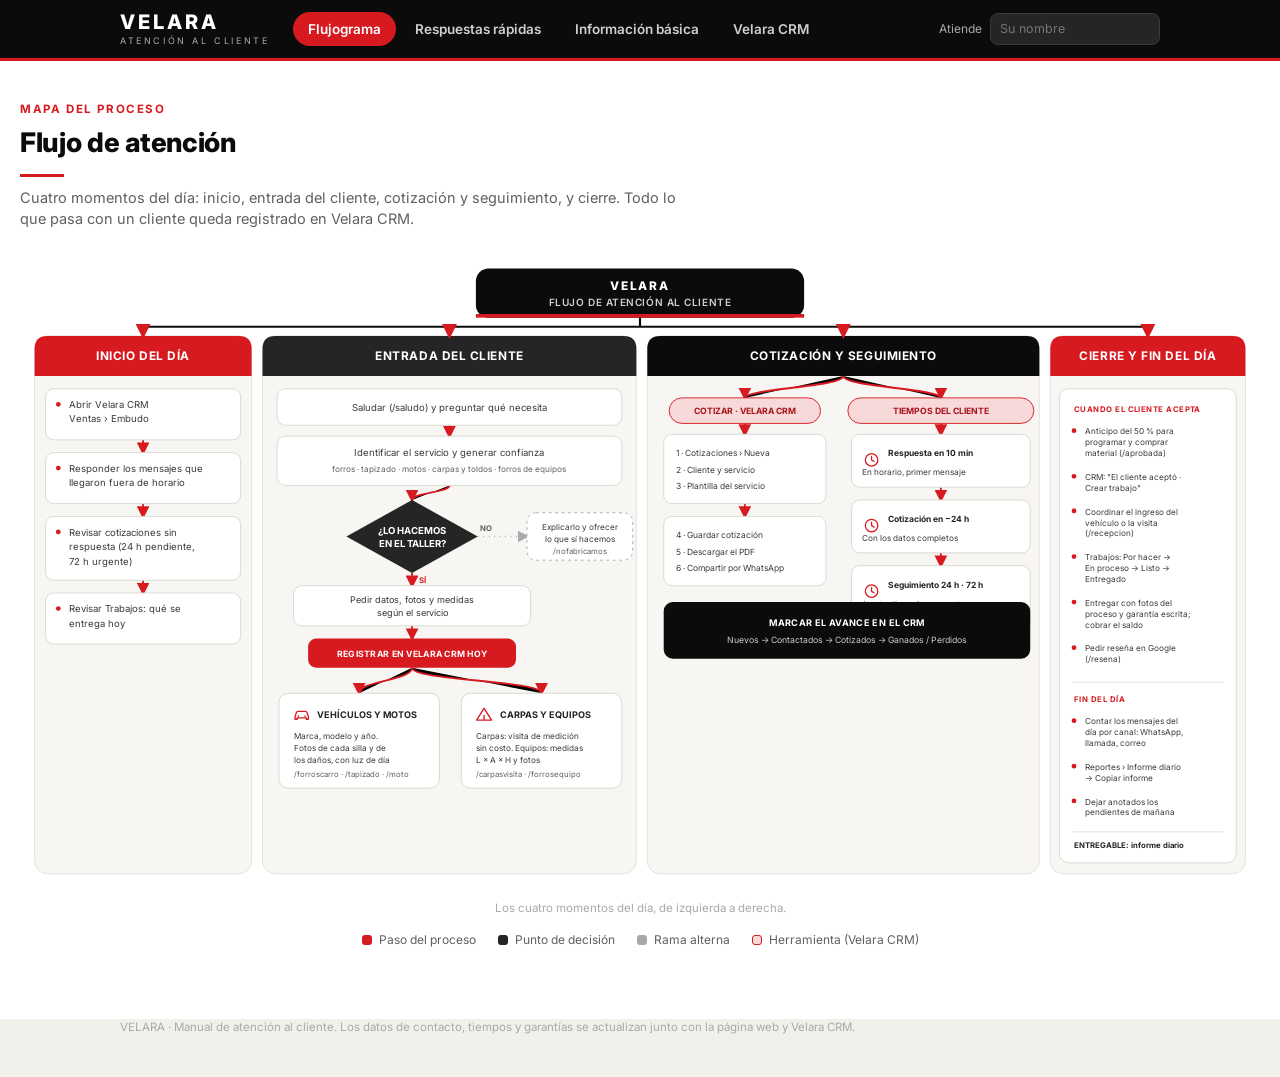
<file: public/manual-atencion.html>
<!DOCTYPE html>
<html lang="es">
<head>
<meta charset="UTF-8">
<meta name="viewport" content="width=device-width, initial-scale=1.0">
<title>VELARA · Manual de atención al cliente</title>
<link rel="preconnect" href="https://fonts.googleapis.com">
<link href="https://fonts.googleapis.com/css2?family=Inter:wght@400;500;600;700;800&display=swap" rel="stylesheet">
<!--
  Manual de atención al cliente de VELARA.
  Adaptado del manual de la empresa de referencia (MANUAL_ATENCION_CLIENTE_NOVA_1.html):
  misma estructura, contenido de VELARA. Los datos de la empresa, tiempos y
  garantías deben ser iguales a los del sitio (velara/sitio/src/data) y a los del
  CRM (Cotizaciones › Plantillas y tarifas). Ver la nota "Datos maestros de la
  empresa" en la bóveda de Obsidian antes de cambiar uno.
  Se sirve desde Velara CRM en /manual-atencion.html (Ventas › Manual de atención).
-->
<style>
:root{
  --ink:#0B0B0B;
  --graphite:#252525;
  --graphite-2:#3A3A3A;
  --red:#D71920;
  --red-deep:#A8141A;
  --red-soft:#F7D9DA;
  --paper:#F2F0EA;
  --card:#FFFFFF;
  --smoke:#5E6064;
  --silver:#A7A9AC;
  --line:#D9D7D0;
  --amber:#C98A1B;
  --wrap:1080px;
  font-family:"Inter",-apple-system,BlinkMacSystemFont,"Segoe UI",Roboto,Helvetica,Arial,sans-serif;
}
*{box-sizing:border-box;}
html,body{margin:0;padding:0;}
body{background:var(--paper);color:var(--ink);-webkit-font-smoothing:antialiased;line-height:1.5;}
h1,h2,h3,h4{margin:0;}
p{margin:0;}
button{font-family:inherit;cursor:pointer;}
::selection{background:var(--red);color:#fff;}
.mono{font-family:ui-monospace,"SF Mono","Cascadia Code",Consolas,monospace;}

/* ---------- barra superior ---------- */
.topbar{position:sticky;top:0;z-index:50;background:var(--ink);border-bottom:3px solid var(--red);}
.topbar-inner{max-width:var(--wrap);margin:0 auto;display:flex;align-items:center;gap:24px;padding:12px 20px;flex-wrap:wrap;}
.brand{display:flex;flex-direction:column;line-height:1.05;flex-shrink:0;}
.brand-name{font-weight:800;font-size:20px;color:#fff;letter-spacing:3px;}
.brand-sub{font-size:9px;letter-spacing:2.6px;color:var(--silver);text-transform:uppercase;margin-top:3px;}
.tabs{display:flex;gap:4px;overflow-x:auto;scrollbar-width:none;flex:1;}
.tabs::-webkit-scrollbar{display:none;}
.tab{background:none;border:none;color:#CFCFD1;font-size:13.5px;font-weight:600;padding:9px 15px;border-radius:20px;white-space:nowrap;transition:background .15s,color .15s;}
.tab:hover{color:#fff;}
.tab.active{background:var(--red);color:#fff;}
.who{display:flex;align-items:center;gap:8px;color:var(--silver);font-size:12px;}
.who input{background:var(--graphite);border:1px solid var(--graphite-2);color:#fff;border-radius:8px;padding:6px 9px;font:inherit;font-size:12.5px;width:170px;outline:none;}
.who input:focus{border-color:var(--red);}

/* ---------- secciones ---------- */
.view{display:none;}
.view.active{display:block;}
.section-wrap{max-width:var(--wrap);margin:0 auto;padding:34px 20px 70px;}
.section-head{margin-bottom:22px;}
.eyebrow{font-size:11.5px;letter-spacing:1.6px;text-transform:uppercase;color:var(--red);font-weight:700;}
.section-head h1{font-size:27px;font-weight:800;margin-top:4px;letter-spacing:-.3px;}
.section-head h1::after{content:"";display:block;width:44px;height:3px;background:var(--red);margin-top:10px;}
.section-head p{color:var(--smoke);font-size:14.5px;margin-top:10px;max-width:660px;}

/* ---------- flujograma ---------- */
#view-flujo{background:#fff;}
#view-flujo .section-wrap{max-width:1440px;}
.flow-canvas{margin:0 auto;overflow-x:auto;padding-bottom:6px;}
.flow-canvas svg{width:100%;min-width:1200px;height:auto;display:block;}
.flow-hint{text-align:center;font-size:11.5px;color:var(--silver);margin:4px 0 14px;}
.flow-hint span{display:none;}
@media (max-width:1180px){.flow-hint span{display:inline;}}
.flow-legend{display:flex;gap:22px;justify-content:center;flex-wrap:wrap;margin-top:6px;}
.flow-legend span{font-size:12px;color:var(--smoke);display:flex;align-items:center;gap:7px;}
.dot{width:10px;height:10px;border-radius:3px;display:inline-block;}

/* ---------- buscador ---------- */
.search-box{position:relative;margin-bottom:22px;}
.search-box input{width:100%;padding:13px 16px 13px 44px;border-radius:12px;border:1.5px solid var(--line);background:var(--card);font:inherit;font-size:14.5px;color:var(--ink);outline:none;transition:border-color .15s;}
.search-box input:focus{border-color:var(--red);}
.search-box svg{position:absolute;left:15px;top:50%;transform:translateY(-50%);color:var(--silver);}
.rr-empty{display:none;text-align:center;color:var(--silver);font-size:14px;padding:30px 0;}

/* ---------- respuestas rápidas ---------- */
.section-head-row{display:flex;align-items:flex-start;justify-content:space-between;gap:16px;}
.rr-add-fab{flex-shrink:0;width:40px;height:40px;border-radius:50%;margin-top:2px;display:flex;align-items:center;justify-content:center;background:var(--red);color:#fff;border:none;box-shadow:0 4px 12px rgba(215,25,32,.25);transition:background .15s,transform .15s;}
.rr-add-fab:hover{background:var(--red-deep);transform:scale(1.05);}
.rr-add-fab svg{transition:transform .15s;}
.rr-add-fab.open svg{transform:rotate(45deg);}
.rr-add-form{margin-bottom:18px;border:1px solid var(--line);border-radius:14px;padding:18px;background:var(--card);display:flex;flex-direction:column;gap:14px;}
.rr-add-form[hidden]{display:none;}
.rr-add-grid{display:grid;grid-template-columns:repeat(auto-fit,minmax(200px,1fr));gap:12px;}
.rr-add-form label,.rr-edit-form label{display:flex;flex-direction:column;gap:6px;font-size:12px;font-weight:600;color:var(--smoke);}
.rr-add-form select,.rr-add-form input[type=text],.rr-add-form textarea,
.rr-edit-form input[type=text],.rr-edit-form select,.rr-edit-form textarea{font:inherit;font-size:13.5px;font-weight:400;color:var(--ink);padding:10px 12px;border-radius:10px;border:1.5px solid var(--line);background:var(--paper);outline:none;resize:vertical;}
.rr-add-form select:focus,.rr-add-form input:focus,.rr-add-form textarea:focus,
.rr-edit-form input:focus,.rr-edit-form select:focus,.rr-edit-form textarea:focus{border-color:var(--red);}
.rr-add-form input[hidden]{display:none;}
.rr-add-actions{display:flex;align-items:center;justify-content:flex-end;gap:10px;}
.btn{padding:10px 18px;border-radius:999px;font-size:13px;font-weight:700;border:1.5px solid transparent;transition:background .15s,border-color .15s,color .15s;}
.btn.ghost{background:none;border-color:var(--line);color:var(--smoke);}
.btn.ghost:hover{border-color:var(--silver);color:var(--ink);}
.btn.primary{background:var(--red);color:#fff;}
.btn.primary:hover{background:var(--red-deep);}
.btn.small{padding:7px 13px;font-size:12.5px;}
.btn.danger{border-color:rgba(215,25,32,.35);color:var(--red);background:none;}
.btn.danger:hover,.btn.danger.armed{background:var(--red);color:#fff;border-color:var(--red);}
.rr-add-error{font-size:12px;color:var(--red);font-weight:600;display:none;margin-right:auto;}

.cat{border:1px solid var(--line);border-radius:14px;margin-bottom:10px;background:var(--card);overflow:hidden;}
.cat-head{width:100%;display:flex;align-items:center;justify-content:space-between;padding:15px 18px;border:none;background:none;text-align:left;}
.cat-head:hover{background:#FAF9F6;}
.cat-title{display:flex;align-items:center;gap:11px;}
.cat-title .n{font-weight:700;font-size:15px;color:var(--ink);}
.cat-count{font-size:12px;color:var(--smoke);background:var(--paper);padding:2px 9px;border-radius:10px;}
.chevron{transition:transform .18s;color:var(--silver);flex-shrink:0;}
.cat.open .chevron{transform:rotate(180deg);}
.cat-body{display:none;padding:4px 16px 16px;}
.cat.open .rr-body{display:grid;grid-template-columns:repeat(auto-fill,minmax(300px,1fr));gap:11px;}
.cat.open .ib-body{display:flex;flex-direction:column;gap:14px;padding:4px 18px 18px;}

.rr-card{border:1px solid var(--line);border-radius:12px;padding:14px 15px;background:var(--paper);display:flex;flex-direction:column;gap:9px;}
.rr-card-top{display:flex;align-items:center;justify-content:space-between;gap:8px;}
.rr-cmd{font-size:12.5px;font-weight:700;color:var(--red-deep);background:rgba(215,25,32,.09);padding:3px 9px;border-radius:7px;}
.rr-tone{font-size:10.5px;color:var(--smoke);text-transform:uppercase;letter-spacing:.5px;}
.rr-label{font-size:12.5px;color:var(--graphite);font-weight:700;}
.rr-text{font-size:13px;color:var(--ink);white-space:pre-line;flex:1;}
.rr-actions{display:flex;align-items:center;gap:8px;flex-wrap:wrap;}
.rr-copy,.rr-edit{display:flex;align-items:center;gap:6px;font-size:12px;font-weight:600;background:none;padding:6px 11px;border-radius:8px;transition:background .15s,color .15s,border-color .15s;}
.rr-copy{color:var(--red-deep);border:1px solid rgba(215,25,32,.3);}
.rr-copy:hover,.rr-copy.copied{background:var(--red);color:#fff;border-color:var(--red);}
.rr-edit{color:var(--smoke);border:1px solid var(--line);}
.rr-edit:hover{border-color:var(--silver);color:var(--ink);}
.badge{font-size:9.5px;font-weight:700;text-transform:uppercase;letter-spacing:.3px;padding:2px 6px;border-radius:6px;margin-left:7px;vertical-align:middle;}
.badge.edited{color:var(--red-deep);background:rgba(215,25,32,.09);}
.badge.own{color:#1F6B45;background:rgba(31,107,69,.12);}
.rr-card.editing{grid-column:1/-1;background:var(--card);border-color:var(--red);}
.rr-card.editing .rr-text,.rr-card.editing .rr-actions{display:none;}
.rr-edit-form{display:none;flex-direction:column;gap:10px;}
.rr-card.editing .rr-edit-form{display:flex;}
.rr-edit-actions{display:flex;align-items:center;gap:8px;flex-wrap:wrap;}
.rr-edit-actions .spacer{flex:1;}
.re-err{font-size:11.5px;color:var(--red);font-weight:600;}
.rr-hidden-note{margin-top:14px;font-size:12.5px;color:var(--smoke);display:flex;align-items:center;gap:10px;flex-wrap:wrap;}
.ph{background:#FFF3C4;border-radius:4px;padding:0 3px;}

/* ---------- información básica ---------- */
.ib-card{border:1px solid var(--line);border-radius:12px;padding:16px 17px;background:var(--paper);}
.ib-card h4{font-size:13.5px;margin-bottom:10px;color:var(--ink);}
.ib-card p{font-size:13px;color:var(--smoke);margin-bottom:8px;}
.ib-card p:last-child{margin-bottom:0;}
.kv{width:100%;border-collapse:collapse;font-size:12.5px;}
.kv td{padding:8px 10px;border-bottom:1px solid var(--line);vertical-align:top;}
.kv tr:last-child td{border-bottom:none;}
.kv td:first-child{font-weight:700;color:var(--ink);white-space:nowrap;width:34%;padding-left:0;}
.kv td:last-child{color:var(--smoke);padding-right:0;}
.tbl{width:100%;border-collapse:collapse;font-size:13px;}
.tbl th{text-align:left;font-size:11px;text-transform:uppercase;letter-spacing:.5px;color:var(--smoke);padding:0 8px 8px 0;border-bottom:1.5px solid var(--line);}
.tbl td{padding:10px 8px 10px 0;border-bottom:1px solid var(--line);vertical-align:top;color:var(--smoke);}
.tbl td:first-child{font-weight:700;color:var(--ink);}
.note{border-left:3px solid var(--amber);background:rgba(201,138,27,.09);border-radius:0 10px 10px 0;padding:11px 14px;font-size:12.5px;color:#6E4C0C;margin-top:4px;}
.note.danger{border-left-color:var(--red);background:rgba(215,25,32,.06);color:var(--red-deep);}
.note.tip{border-left-color:var(--graphite);background:rgba(37,37,37,.05);color:var(--graphite);}
.list{margin:0;padding-left:18px;font-size:13px;color:var(--smoke);display:flex;flex-direction:column;gap:5px;}

/* ---------- Velara CRM ---------- */
.steps{display:flex;flex-direction:column;}
.step-row{display:grid;grid-template-columns:44px 1fr;gap:16px;padding:20px 0;border-top:1px solid var(--line);}
.step-row:first-child{border-top:none;padding-top:4px;}
.step-num{width:34px;height:34px;border-radius:50%;background:var(--red);color:#fff;font-weight:800;display:flex;align-items:center;justify-content:center;font-size:14.5px;}
.step-row h3{font-size:15px;margin-bottom:4px;}
.step-row p{font-size:13.5px;color:var(--smoke);}
.path{display:inline-block;font-size:12px;font-weight:700;color:var(--graphite);background:#fff;border:1px solid var(--line);border-radius:6px;padding:2px 8px;margin:6px 0 2px;}
.block{margin-bottom:34px;}
.block h2{font-size:16px;margin-bottom:14px;}
.pipeline{display:flex;flex-wrap:wrap;gap:8px;align-items:center;}
.chip{padding:9px 15px;border-radius:20px;font-size:13px;font-weight:600;background:var(--card);border:1.5px solid var(--line);white-space:nowrap;}
.chip.pos{border-color:var(--red);color:var(--red-deep);background:rgba(215,25,32,.06);}
.chip.dark{border-color:var(--graphite);color:var(--graphite);background:rgba(37,37,37,.05);}
.chip.neutral{color:var(--smoke);}
.chip-arrow{color:var(--silver);font-size:15px;}
.rule-box{border-left:3px solid var(--red);background:rgba(215,25,32,.05);border-radius:0 12px 12px 0;padding:16px 18px;}
.rule-box p{font-size:13.5px;color:var(--ink);margin-bottom:6px;}
.rule-box p:last-child{margin-bottom:0;}
.rule-box b{color:var(--red-deep);}
.foot{max-width:var(--wrap);margin:0 auto;padding:0 20px 40px;font-size:11.5px;color:var(--silver);}

@media(max-width:760px){
  .brand-name{font-size:17px;}
  .tab{padding:8px 11px;font-size:12.5px;}
  .who input{width:130px;}
  .section-head h1{font-size:22px;}
  .cat.open .rr-body{grid-template-columns:1fr;}
}
</style>
</head>
<body>

<div class="topbar">
  <div class="topbar-inner">
    <div class="brand">
      <span class="brand-name">VELARA</span>
      <span class="brand-sub">Atención al cliente</span>
    </div>
    <nav class="tabs" id="tabs">
      <button class="tab active" data-view="flujo">Flujograma</button>
      <button class="tab" data-view="respuestas">Respuestas rápidas</button>
      <button class="tab" data-view="info">Información básica</button>
      <button class="tab" data-view="crm">Velara CRM</button>
    </nav>
    <label class="who" title="Se usa en los mensajes donde aparece {NOMBRE}. Se guarda en este navegador.">Atiende
      <input type="text" id="who" placeholder="Su nombre">
    </label>
  </div>
</div>

<!-- ============ FLUJOGRAMA ============ -->
<section id="view-flujo" class="view active">
  <div class="section-wrap">
    <div class="section-head">
      <span class="eyebrow">Mapa del proceso</span>
      <h1>Flujo de atención</h1>
      <p>Cuatro momentos del día: inicio, entrada del cliente, cotización y seguimiento, y cierre. Todo lo que pasa con un cliente queda registrado en Velara CRM.</p>
    </div>
    <div class="flow-canvas"><svg viewBox="0 0 1360 700" xmlns="http://www.w3.org/2000/svg" font-family="Inter,'Segoe UI',sans-serif">
<defs>
  <marker id="arrow" viewBox="0 0 10 10" refX="8" refY="5" markerWidth="7" markerHeight="7" orient="auto-start-reverse"><path d="M0,0 L10,5 L0,10 z" fill="#D71920"/></marker>
  <marker id="arrowG" viewBox="0 0 10 10" refX="8" refY="5" markerWidth="7" markerHeight="7" orient="auto-start-reverse"><path d="M0,0 L10,5 L0,10 z" fill="#A7A9AC"/></marker>
  <symbol id="ic-clock" viewBox="0 0 24 24"><circle cx="12" cy="12" r="8.2" fill="none" stroke="currentColor" stroke-width="1.7"/><path d="M12 7.5v4.7l3.3 1.9" fill="none" stroke="currentColor" stroke-width="1.7" stroke-linecap="round" stroke-linejoin="round"/></symbol>
  <symbol id="ic-car" viewBox="0 0 24 24"><path d="M4 15l1.6-5a2 2 0 0 1 1.9-1.4h9a2 2 0 0 1 1.9 1.4L20 15v3h-2.5v-1.6h-11V18H4z" fill="none" stroke="currentColor" stroke-width="1.6" stroke-linejoin="round"/><circle cx="8" cy="14.2" r="1" fill="currentColor"/><circle cx="16" cy="14.2" r="1" fill="currentColor"/></symbol>
  <symbol id="ic-tent" viewBox="0 0 24 24"><path d="M3 19L12 5l9 14z" fill="none" stroke="currentColor" stroke-width="1.6" stroke-linejoin="round"/><path d="M12 19v-6" stroke="currentColor" stroke-width="1.6"/></symbol>
</defs>
<rect width="1360" height="700" fill="#FFFFFF"/>

<!-- paneles -->
<g><rect x="16" y="92" width="238" height="590" rx="14" fill="#F7F6F2" stroke="#E4E1D9"/><path d="M16,106 Q16,92 30,92 L240,92 Q254,92 254,106 L254,136 L16,136 Z" fill="#D71920"/><text x="135" y="119" text-anchor="middle" font-size="13" font-weight="700" letter-spacing="0.6" fill="#fff">INICIO DEL DÍA</text></g>
<g><rect x="266" y="92" width="410" height="590" rx="14" fill="#F7F6F2" stroke="#E4E1D9"/><path d="M266,106 Q266,92 280,92 L662,92 Q676,92 676,106 L676,136 L266,136 Z" fill="#252525"/><text x="471" y="119" text-anchor="middle" font-size="13" font-weight="700" letter-spacing="0.6" fill="#fff">ENTRADA DEL CLIENTE</text></g>
<g><rect x="688" y="92" width="430" height="590" rx="14" fill="#F7F6F2" stroke="#E4E1D9"/><path d="M688,106 Q688,92 702,92 L1104,92 Q1118,92 1118,106 L1118,136 L688,136 Z" fill="#0B0B0B"/><text x="903" y="119" text-anchor="middle" font-size="13" font-weight="700" letter-spacing="0.6" fill="#fff">COTIZACIÓN Y SEGUIMIENTO</text></g>
<g><rect x="1130" y="92" width="214" height="590" rx="14" fill="#F7F6F2" stroke="#E4E1D9"/><path d="M1130,106 Q1130,92 1144,92 L1330,92 Q1344,92 1344,106 L1344,136 L1130,136 Z" fill="#D71920"/><text x="1237" y="119" text-anchor="middle" font-size="13" font-weight="700" letter-spacing="0.6" fill="#fff">CIERRE Y FIN DEL DÍA</text></g>

<!-- raíz -->
<g transform="translate(500,18)"><rect width="360" height="54" rx="14" fill="#0B0B0B"/><rect x="0" y="50" width="360" height="4" fill="#D71920"/><text x="180" y="24" text-anchor="middle" font-size="13" font-weight="800" letter-spacing="2" fill="#fff">VELARA</text><text x="180" y="41" text-anchor="middle" font-size="11" font-weight="600" letter-spacing="0.6" fill="#CFCFD1">FLUJO DE ATENCIÓN AL CLIENTE</text></g>
<path d="M680,72 L680,82" stroke="#0B0B0B" stroke-width="2.4"/>
<path d="M135,82 L1237,82" stroke="#0B0B0B" stroke-width="2.4"/>
<path d="M135,82 L135,92" stroke="#0B0B0B" stroke-width="2.4" marker-end="url(#arrow)"/>
<path d="M471,82 L471,92" stroke="#0B0B0B" stroke-width="2.4" marker-end="url(#arrow)"/>
<path d="M903,82 L903,92" stroke="#0B0B0B" stroke-width="2.4" marker-end="url(#arrow)"/>
<path d="M1237,82 L1237,92" stroke="#0B0B0B" stroke-width="2.4" marker-end="url(#arrow)"/>

<!-- 1 · inicio del día -->
<path d="M135,206 L135,220" stroke="#D71920" stroke-width="2" marker-end="url(#arrow)"/>
<path d="M135,276 L135,290" stroke="#D71920" stroke-width="2" marker-end="url(#arrow)"/>
<path d="M135,360 L135,374" stroke="#D71920" stroke-width="2" marker-end="url(#arrow)"/>
<g transform="translate(28,150)"><rect width="214" height="56" rx="9" fill="#fff" stroke="#D9D7D0"/><circle cx="14" cy="17" r="2.6" fill="#D71920"/><text x="26" y="21" font-size="10.5" fill="#3A3A3A">Abrir Velara CRM</text><text x="26" y="37" font-size="10.5" fill="#3A3A3A">Ventas › Embudo</text></g>
<g transform="translate(28,220)"><rect width="214" height="56" rx="9" fill="#fff" stroke="#D9D7D0"/><circle cx="14" cy="17" r="2.6" fill="#D71920"/><text x="26" y="21" font-size="10.5" fill="#3A3A3A">Responder los mensajes que</text><text x="26" y="37" font-size="10.5" fill="#3A3A3A">llegaron fuera de horario</text></g>
<g transform="translate(28,290)"><rect width="214" height="70" rx="9" fill="#fff" stroke="#D9D7D0"/><circle cx="14" cy="17" r="2.6" fill="#D71920"/><text x="26" y="21" font-size="10.5" fill="#3A3A3A">Revisar cotizaciones sin</text><text x="26" y="37" font-size="10.5" fill="#3A3A3A">respuesta (24 h pendiente,</text><text x="26" y="53" font-size="10.5" fill="#3A3A3A">72 h urgente)</text></g>
<g transform="translate(28,374)"><rect width="214" height="56" rx="9" fill="#fff" stroke="#D9D7D0"/><circle cx="14" cy="17" r="2.6" fill="#D71920"/><text x="26" y="21" font-size="10.5" fill="#3A3A3A">Revisar Trabajos: qué se</text><text x="26" y="37" font-size="10.5" fill="#3A3A3A">entrega hoy</text></g>

<!-- 2 · entrada del cliente -->
<path d="M471,190 L471,202" stroke="#D71920" stroke-width="2" marker-end="url(#arrow)"/>
<path d="M471,256 C471,264 430,264 430,272" stroke="#D71920" stroke-width="2" marker-end="url(#arrow)"/>
<path d="M502,312 L556,312" stroke="#A7A9AC" stroke-width="1.8" stroke-dasharray="1 5" marker-end="url(#arrowG)"/>
<path d="M430,352 L430,366" stroke="#D71920" stroke-width="2" marker-end="url(#arrow)"/>
<path d="M430,410 L430,424" stroke="#D71920" stroke-width="2" marker-end="url(#arrow)"/>
<path d="M430,456 C430,470 372,470 372,484" stroke="#D71920" stroke-width="2" marker-end="url(#arrow)"/>
<path d="M430,456 C430,470 572,470 572,484" stroke="#D71920" stroke-width="2" marker-end="url(#arrow)"/>
<text x="504" y="306" font-size="8.5" font-weight="700" fill="#5E6064">NO</text>
<text x="438" y="363" font-size="8.5" font-weight="700" fill="#D71920">SÍ</text>
<g transform="translate(282,150)"><rect width="378" height="40" rx="9" fill="#fff" stroke="#D9D7D0"/><text x="189" y="24" text-anchor="middle" font-size="10.5" fill="#3A3A3A">Saludar (/saludo) y preguntar qué necesita</text></g>
<g transform="translate(282,202)"><rect width="378" height="54" rx="9" fill="#fff" stroke="#D9D7D0"/><text x="189" y="22" text-anchor="middle" font-size="10.5" fill="#3A3A3A">Identificar el servicio y generar confianza</text><text x="189" y="39" text-anchor="middle" font-size="9" fill="#5E6064">forros · tapizado · motos · carpas y toldos · forros de equipos</text></g>
<g transform="translate(430,312)"><path d="M0,-40 L72,0 L0,40 L-72,0 Z" fill="#252525"/><text x="0" y="-3" text-anchor="middle" font-size="10.5" font-weight="700" fill="#fff">¿LO HACEMOS</text><text x="0" y="12" text-anchor="middle" font-size="10.5" font-weight="700" fill="#fff">EN EL TALLER?</text></g>
<g transform="translate(556,286)"><rect width="116" height="52" rx="10" fill="#fff" stroke="#A7A9AC" stroke-dasharray="3 4"/><text x="58" y="19" text-anchor="middle" font-size="9" fill="#3A3A3A">Explicarlo y ofrecer</text><text x="58" y="32" text-anchor="middle" font-size="9" fill="#3A3A3A">lo que sí hacemos</text><text x="58" y="45" text-anchor="middle" font-size="8.5" fill="#5E6064">/nofabricamos</text></g>
<g transform="translate(300,366)"><rect width="260" height="44" rx="9" fill="#fff" stroke="#D9D7D0"/><text x="130" y="19" text-anchor="middle" font-size="10" fill="#3A3A3A">Pedir datos, fotos y medidas</text><text x="130" y="33" text-anchor="middle" font-size="10" fill="#3A3A3A">según el servicio</text></g>
<g transform="translate(316,424)"><rect width="228" height="32" rx="9" fill="#D71920"/><text x="114" y="20" text-anchor="middle" font-size="9.5" font-weight="700" letter-spacing="0.3" fill="#fff">REGISTRAR EN VELARA CRM HOY</text></g>
<g transform="translate(284,484)"><rect width="176" height="104" rx="10" fill="#fff" stroke="#D9D7D0"/><use href="#ic-car" x="14" y="12" width="22" height="22" color="#D71920"/><text x="42" y="27" font-size="10" font-weight="700" fill="#252525">VEHÍCULOS Y MOTOS</text><text x="16" y="50" font-size="9" fill="#3A3A3A">Marca, modelo y año.</text><text x="16" y="63" font-size="9" fill="#3A3A3A">Fotos de cada silla y de</text><text x="16" y="76" font-size="9" fill="#3A3A3A">los daños, con luz de día</text><text x="16" y="92" font-size="8.5" fill="#5E6064">/forroscarro · /tapizado · /moto</text></g>
<g transform="translate(484,484)"><rect width="176" height="104" rx="10" fill="#fff" stroke="#D9D7D0"/><use href="#ic-tent" x="14" y="12" width="22" height="22" color="#D71920"/><text x="42" y="27" font-size="10" font-weight="700" fill="#252525">CARPAS Y EQUIPOS</text><text x="16" y="50" font-size="9" fill="#3A3A3A">Carpas: visita de medición</text><text x="16" y="63" font-size="9" fill="#3A3A3A">sin costo. Equipos: medidas</text><text x="16" y="76" font-size="9" fill="#3A3A3A">L × A × H y fotos</text><text x="16" y="92" font-size="8.5" fill="#5E6064">/carpasvisita · /forrosequipo</text></g>

<!-- 3 · cotización y seguimiento -->
<path d="M903,136 C903,148 795,150 795,160" stroke="#D71920" stroke-width="2" marker-end="url(#arrow)"/>
<path d="M903,136 C903,148 1010,150 1010,160" stroke="#D71920" stroke-width="2" marker-end="url(#arrow)"/>
<path d="M795,188 L795,200" stroke="#D71920" stroke-width="2" marker-end="url(#arrow)"/>
<path d="M795,276 L795,290" stroke="#D71920" stroke-width="2" marker-end="url(#arrow)"/>
<path d="M1010,188 L1010,200" stroke="#D71920" stroke-width="2" marker-end="url(#arrow)"/>
<path d="M1010,258 L1010,272" stroke="#D71920" stroke-width="2" marker-end="url(#arrow)"/>
<path d="M1010,330 L1010,344" stroke="#D71920" stroke-width="2" marker-end="url(#arrow)"/>
<g transform="translate(712,160)"><rect width="166" height="28" rx="14" fill="#F7D9DA" stroke="#D71920"/><text x="83" y="18" text-anchor="middle" font-size="9.5" font-weight="700" fill="#A8141A">COTIZAR · VELARA CRM</text></g>
<g transform="translate(706,200)"><rect width="178" height="76" rx="9" fill="#fff" stroke="#D9D7D0"/><text x="14" y="24" font-size="9.3" fill="#3A3A3A">1 · Cotizaciones › Nueva</text><text x="14" y="42" font-size="9.3" fill="#3A3A3A">2 · Cliente y servicio</text><text x="14" y="60" font-size="9.3" fill="#3A3A3A">3 · Plantilla del servicio</text></g>
<g transform="translate(706,290)"><rect width="178" height="76" rx="9" fill="#fff" stroke="#D9D7D0"/><text x="14" y="24" font-size="9.3" fill="#3A3A3A">4 · Guardar cotización</text><text x="14" y="42" font-size="9.3" fill="#3A3A3A">5 · Descargar el PDF</text><text x="14" y="60" font-size="9.3" fill="#3A3A3A">6 · Compartir por WhatsApp</text></g>
<g transform="translate(908,160)"><rect width="204" height="28" rx="14" fill="#F7D9DA" stroke="#D71920"/><text x="102" y="18" text-anchor="middle" font-size="9.5" font-weight="700" fill="#A8141A">TIEMPOS DEL CLIENTE</text></g>
<g transform="translate(912,200)"><rect width="196" height="58" rx="9" fill="#fff" stroke="#D9D7D0"/><use href="#ic-clock" x="12" y="18" width="20" height="20" color="#D71920"/><text x="40" y="24" font-size="9.3" font-weight="700" fill="#252525">Respuesta en 10 min</text><text x="12" y="45" font-size="9" fill="#3A3A3A">En horario, primer mensaje</text></g>
<g transform="translate(912,272)"><rect width="196" height="58" rx="9" fill="#fff" stroke="#D9D7D0"/><use href="#ic-clock" x="12" y="18" width="20" height="20" color="#D71920"/><text x="40" y="24" font-size="9.3" font-weight="700" fill="#252525">Cotización en −24 h</text><text x="12" y="45" font-size="9" fill="#3A3A3A">Con los datos completos</text></g>
<g transform="translate(912,344)"><rect width="196" height="72" rx="9" fill="#fff" stroke="#D9D7D0"/><use href="#ic-clock" x="12" y="18" width="20" height="20" color="#D71920"/><text x="40" y="24" font-size="9.3" font-weight="700" fill="#252525">Seguimiento 24 h · 72 h</text><text x="12" y="45" font-size="9" fill="#3A3A3A">/postcotiza · sin respuesta:</text><text x="12" y="59" font-size="9" fill="#3A3A3A">3 intentos en 7 días</text></g>
<g transform="translate(706,384)"><rect width="402" height="62" rx="10" fill="#0B0B0B"/><text x="201" y="26" text-anchor="middle" font-size="10" font-weight="700" letter-spacing="0.4" fill="#fff">MARCAR EL AVANCE EN EL CRM</text><text x="201" y="45" text-anchor="middle" font-size="9.5" fill="#CFCFD1">Nuevos → Contactados → Cotizados → Ganados / Perdidos</text></g>

<!-- 4 · cierre y fin del día -->
<g transform="translate(1140,150)"><rect width="194" height="520" rx="10" fill="#fff" stroke="#D9D7D0"/>
  <text x="16" y="26" font-size="8.5" font-weight="700" letter-spacing="0.5" fill="#D71920">CUANDO EL CLIENTE ACEPTA</text>
  <circle cx="16" cy="46" r="2.6" fill="#D71920"/><text x="28" y="50" font-size="9" fill="#3A3A3A">Anticipo del 50 % para</text><text x="28" y="62" font-size="9" fill="#3A3A3A">programar y comprar</text><text x="28" y="74" font-size="9" fill="#3A3A3A">material (/aprobada)</text>
  <circle cx="16" cy="96" r="2.6" fill="#D71920"/><text x="28" y="100" font-size="9" fill="#3A3A3A">CRM: "El cliente aceptó ·</text><text x="28" y="112" font-size="9" fill="#3A3A3A">Crear trabajo"</text>
  <circle cx="16" cy="134" r="2.6" fill="#D71920"/><text x="28" y="138" font-size="9" fill="#3A3A3A">Coordinar el ingreso del</text><text x="28" y="150" font-size="9" fill="#3A3A3A">vehículo o la visita</text><text x="28" y="162" font-size="9" fill="#3A3A3A">(/recepcion)</text>
  <circle cx="16" cy="184" r="2.6" fill="#D71920"/><text x="28" y="188" font-size="9" fill="#3A3A3A">Trabajos: Por hacer →</text><text x="28" y="200" font-size="9" fill="#3A3A3A">En proceso → Listo →</text><text x="28" y="212" font-size="9" fill="#3A3A3A">Entregado</text>
  <circle cx="16" cy="234" r="2.6" fill="#D71920"/><text x="28" y="238" font-size="9" fill="#3A3A3A">Entregar con fotos del</text><text x="28" y="250" font-size="9" fill="#3A3A3A">proceso y garantía escrita;</text><text x="28" y="262" font-size="9" fill="#3A3A3A">cobrar el saldo</text>
  <circle cx="16" cy="284" r="2.6" fill="#D71920"/><text x="28" y="288" font-size="9" fill="#3A3A3A">Pedir reseña en Google</text><text x="28" y="300" font-size="9" fill="#3A3A3A">(/resena)</text>
  <line x1="14" y1="322" x2="180" y2="322" stroke="#E4E1D9"/>
  <text x="16" y="344" font-size="8.5" font-weight="700" letter-spacing="0.5" fill="#D71920">FIN DEL DÍA</text>
  <circle cx="16" cy="364" r="2.6" fill="#D71920"/><text x="28" y="368" font-size="9" fill="#3A3A3A">Contar los mensajes del</text><text x="28" y="380" font-size="9" fill="#3A3A3A">día por canal: WhatsApp,</text><text x="28" y="392" font-size="9" fill="#3A3A3A">llamada, correo</text>
  <circle cx="16" cy="414" r="2.6" fill="#D71920"/><text x="28" y="418" font-size="9" fill="#3A3A3A">Reportes › Informe diario</text><text x="28" y="430" font-size="9" fill="#3A3A3A">→ Copiar informe</text>
  <circle cx="16" cy="452" r="2.6" fill="#D71920"/><text x="28" y="456" font-size="9" fill="#3A3A3A">Dejar anotados los</text><text x="28" y="468" font-size="9" fill="#3A3A3A">pendientes de mañana</text>
  <line x1="14" y1="486" x2="180" y2="486" stroke="#E4E1D9"/>
  <text x="16" y="504" font-size="8.5" font-weight="700" fill="#252525">ENTREGABLE: informe diario</text>
</g>
</svg></div>
    <p class="flow-hint">Los cuatro momentos del día, de izquierda a derecha.<span> · Deslice para verlos todos →</span></p>
    <div class="flow-legend">
      <span><i class="dot" style="background:#D71920"></i>Paso del proceso</span>
      <span><i class="dot" style="background:#252525"></i>Punto de decisión</span>
      <span><i class="dot" style="background:#A7A9AC"></i>Rama alterna</span>
      <span><i class="dot" style="background:#F7D9DA;border:1px solid #D71920"></i>Herramienta (Velara CRM)</span>
    </div>
  </div>
</section>

<!-- ============ RESPUESTAS RÁPIDAS ============ -->
<section id="view-respuestas" class="view">
  <div class="section-wrap">
    <div class="section-head">
      <div class="section-head-row">
        <div>
          <span class="eyebrow">Biblioteca de mensajes</span>
          <h1>Respuestas rápidas</h1>
          <p>Busque por comando, servicio o palabra. Copie el mensaje o edítelo con «Editar». Los cambios se guardan en este navegador. Lo resaltado en amarillo se cambia antes de enviar.</p>
        </div>
        <button class="rr-add-fab" id="rr-add-toggle" type="button" title="Agregar respuesta" aria-label="Agregar respuesta">
          <svg width="18" height="18" viewBox="0 0 24 24" fill="none" stroke="currentColor" stroke-width="2.2" stroke-linecap="round"><line x1="12" y1="5" x2="12" y2="19"/><line x1="5" y1="12" x2="19" y2="12"/></svg>
        </button>
      </div>
    </div>
    <div class="search-box">
      <svg width="17" height="17" viewBox="0 0 24 24" fill="none" stroke="currentColor" stroke-width="2"><circle cx="10.5" cy="10.5" r="6.5"/><line x1="15.5" y1="15.5" x2="20.5" y2="20.5"/></svg>
      <input type="text" id="rr-search" placeholder="Buscar: /moto, garantía, visita, precio…">
    </div>
    <div class="rr-add-form" id="rr-add-form" hidden>
      <div class="rr-add-grid">
        <label>Categoría <select id="rr-add-cat"></select><input type="text" id="rr-add-cat-new" placeholder="Nombre de la nueva categoría" hidden></label>
        <label>Tono <select id="rr-add-tone"></select><input type="text" id="rr-add-tone-new" placeholder="Directo, cordial, formal…" hidden></label>
        <label>Comando (opcional) <input type="text" id="rr-add-cmd" placeholder="/comando"></label>
        <label>Título <input type="text" id="rr-add-label" placeholder="Título breve"></label>
      </div>
      <label>Mensaje <textarea id="rr-add-msg" rows="5" placeholder="Escriba el mensaje…"></textarea></label>
      <div class="rr-add-actions">
        <span class="rr-add-error" id="rr-add-error"></span>
        <button type="button" class="btn ghost" id="rr-add-cancel">Cancelar</button>
        <button type="button" class="btn primary" id="rr-add-save">Guardar respuesta</button>
      </div>
    </div>
    <p class="rr-empty" id="rr-empty">No hay resultados. Pruebe con otra palabra.</p>
    <div id="rr-list"></div>
  </div>
</section>

<!-- ============ INFORMACIÓN BÁSICA ============ -->
<section id="view-info" class="view">
  <div class="section-wrap">
    <div class="section-head">
      <span class="eyebrow">Ficha de consulta</span>
      <h1>Información básica</h1>
      <p>Datos de la empresa, servicios, tiempos, garantías y condiciones para consultar mientras atiende. Es material de consulta, no mensajes para enviar. Son los mismos datos de la página web y de las cotizaciones del CRM.</p>
    </div>
    <div class="search-box">
      <svg width="17" height="17" viewBox="0 0 24 24" fill="none" stroke="currentColor" stroke-width="2"><circle cx="10.5" cy="10.5" r="6.5"/><line x1="15.5" y1="15.5" x2="20.5" y2="20.5"/></svg>
      <input type="text" id="ib-search" placeholder="Buscar: garantía, tiempos, motos, anticipo…">
    </div>
    <p class="rr-empty" id="ib-empty">No hay resultados. Pruebe con otra palabra.</p>
    <div id="ib-list"></div>
  </div>
</section>

<!-- ============ VELARA CRM ============ -->
<section id="view-crm" class="view">
  <div class="section-wrap">
    <div class="section-head">
      <span class="eyebrow">Herramienta de trabajo</span>
      <h1>Velara CRM</h1>
      <p>Todo cliente queda en Velara CRM, aunque no compre. Un cliente que no está en el CRM no existe para el informe, el seguimiento ni los indicadores.</p>
    </div>

    <div class="block">
      <h2>Del primer mensaje a la entrega</h2>
      <div class="steps">
        <div class="step-row"><div class="step-num">1</div><div><h3>Registrar al cliente</h3><span class="path">Cotizaciones › Nueva cotización</span><p>Busque si ya existe por nombre, teléfono o documento. Si no aparece, llene nombre y teléfono (obligatorios), documento, correo, dirección y ciudad. El cliente queda creado al guardar. También puede pegar el bloque de datos que mandó el cliente: el CRM reparte cada dato en su campo.</p></div></div>
        <div class="step-row"><div class="step-num">2</div><div><h3>Elegir el servicio</h3><p>Forros para carros, tapizado automotriz, tapizado de motos, carpas y toldos, o forros para equipos. Cada servicio pide sus datos: marca, modelo y año para vehículos; tipo y medidas para carpas.</p></div></div>
        <div class="step-row"><div class="step-num">3</div><div><h3>Calcular con una plantilla</h3><p>En el paso 3 use el botón de la plantilla del servicio: <b>Forros para carro</b>, <b>Tapizado automotriz</b>, <b>Sillín de moto</b>, <b>Carpa de fachada</b>, <b>Forro a medida</b>, <b>Catálogo de forros</b> o <b>Costeo especial</b>. La plantilla sugiere el precio y escribe la descripción; puede ajustarlos antes de guardar.</p></div></div>
        <div class="step-row"><div class="step-num">4</div><div><h3>Guardar y enviar</h3><p><b>Guardar cotización</b> le asigna el número (COT-0001…). Luego <b>Descargar PDF</b> y <b>Compartir por WhatsApp</b>: abre el chat del cliente con el mensaje escrito; adjunte el PDF. Marque <b>Marcar como enviada</b>.</p></div></div>
        <div class="step-row"><div class="step-num">5</div><div><h3>Hacer seguimiento</h3><span class="path">Ventas › Embudo</span><p>Mueva al cliente de etapa cuando pase algo real: lo contactó, le cotizó, compró o desistió. Las cotizaciones sin respuesta aparecen como pendientes a las 24 horas y urgentes a las 72 horas.</p></div></div>
        <div class="step-row"><div class="step-num">6</div><div><h3>Cuando el cliente acepta</h3><p>En la cotización, <b>El cliente aceptó · Crear trabajo</b>: marca la venta como ganada y pasa el trabajo al tablero del taller (<span class="path">Trabajos › Tablero</span>).</p></div></div>
        <div class="step-row"><div class="step-num">7</div><div><h3>Cerrar el día</h3><span class="path">Reportes › Informe diario</span><p>Escriba cuántos mensajes llegaron por WhatsApp, correo y llamada; lo demás lo calcula el CRM. <b>Copiar informe</b> lo deja listo para enviar por WhatsApp.</p></div></div>
      </div>
    </div>

    <div class="block">
      <h2>Etapas del cliente (embudo de ventas)</h2>
      <div class="pipeline">
        <span class="chip pos">Nuevo</span><span class="chip-arrow">→</span>
        <span class="chip pos">Contactado</span><span class="chip-arrow">→</span>
        <span class="chip pos">Cotizado</span><span class="chip-arrow">→</span>
        <span class="chip pos">Ganado</span>
        <span class="chip neutral">Perdido</span>
      </div>
    </div>

    <div class="block">
      <h2>Etapas del trabajo en el taller</h2>
      <div class="pipeline">
        <span class="chip dark">Por hacer</span><span class="chip-arrow">→</span>
        <span class="chip dark">En proceso</span><span class="chip-arrow">→</span>
        <span class="chip dark">Listo</span><span class="chip-arrow">→</span>
        <span class="chip dark">Entregado</span>
      </div>
    </div>

    <div class="block">
      <h2>Reglas que no se negocian</h2>
      <div class="rule-box">
        <p><b>Todo cliente queda en el CRM</b> el mismo día, compre o no compre.</p>
        <p><b>Nada de precios al aire.</b> Un precio sin fotos ni medidas se vuelve un compromiso. Con fotos y medidas se da un valor aproximado, y se aclara que el precio en firme se confirma con la pieza a la vista.</p>
        <p><b>Tiempos y garantías</b> se dicen tal como están en «Información básica»: son los mismos de la página web y de la cotización.</p>
        <p><b>Si el cliente no responde</b>, tres intentos en siete días y se marca como perdido con el motivo.</p>
      </div>
    </div>
  </div>
</section>

<p class="foot">VELARA · Manual de atención al cliente. Los datos de contacto, tiempos y garantías se actualizan junto con la página web y Velara CRM.</p>

<script>
/* ---------- pestañas ---------- */
document.querySelectorAll('.tab').forEach(t=>t.addEventListener('click',()=>{
  document.querySelectorAll('.tab').forEach(x=>x.classList.remove('active'));
  document.querySelectorAll('.view').forEach(x=>x.classList.remove('active'));
  t.classList.add('active');
  document.getElementById('view-'+t.dataset.view).classList.add('active');
  window.scrollTo({top:0,behavior:'instant'});
}));

/* ---------- datos de la empresa (iguales al sitio y al CRM) ---------- */
const EMPRESA = {
  nombre: 'VELARA',
  whatsapp: '300 366 6093',
  correo: 'velarataller@gmail.com',
  direccion: 'Calle 56 # 12C-02, Local 3, Barranquilla, Atlántico',
  horario: 'lunes a viernes de 8:00 a. m. a 6:00 p. m. y sábados de 8:00 a. m. a 1:00 p. m.',
  mapa: 'https://maps.google.com/?q=Calle+56+%2312C-02+Local+3,+Barranquilla'
};

/* ---------- quién atiende ---------- */
function lsGet(k, fb){ try{ const r = localStorage.getItem(k); return r ? JSON.parse(r) : fb; }catch(e){ return fb; } }
function lsSet(k, v){ try{ localStorage.setItem(k, JSON.stringify(v)); }catch(e){} }
const whoInput = document.getElementById('who');
whoInput.value = lsGet('velaraManualNombre', '');
whoInput.addEventListener('input', () => { lsSet('velaraManualNombre', whoInput.value.trim()); rerenderRR(); });
function fill(text){
  const name = whoInput.value.trim();
  return text.replace(/\{NOMBRE\}/g, name || '[SU NOMBRE]');
}
</script>

<script>
/* =====================================================================
   RESPUESTAS RÁPIDAS — VELARA
   Trato de usted, frases cortas, sin superlativos (ver manual de marca).
   {NOMBRE} se reemplaza por quien atiende; [ENTRE CORCHETES] se cambia a mano.
   ===================================================================== */
const RESPUESTAS = [
 {cat:'Saludo', items:[
  {c:'/saludo', l:'Saludo con servicios', t:'Cordial', m:`Hola, gracias por escribir a VELARA. Le saluda {NOMBRE}.

¿En qué le podemos ayudar?

• Forros para carros
• Tapizado automotriz
• Tapizado de sillines de moto
• Carpas y toldos para negocio
• Forros de protección para equipos`},
  {c:'/saludo2', l:'Saludo pidiendo el nombre', t:'Cordial', m:`Hola, bienvenido a VELARA, taller de tapicería en Barranquilla. Le saluda {NOMBRE}.

¿Con quién tengo el gusto?`},
  {c:'/saludo3', l:'Respuesta con demora', t:'Cordial', m:`Hola, buen día. Le saluda {NOMBRE}, de VELARA.

Gracias por su mensaje y disculpe la demora.

Cuénteme qué necesita y para qué vehículo, moto o espacio, y le ayudo de inmediato.`},
  {c:'/saludoref', l:'Cliente que vuelve o referido', t:'Cercano', m:`Hola, qué gusto saludarlo de nuevo. Le habla {NOMBRE}, de VELARA.

Gracias por volver a contar con nosotros.

¿Es sobre el mismo trabajo que hicimos o se trata de algo nuevo?`},
  {c:'/saludoempresa', l:'Saludo a empresa o flota', t:'Formal', m:`Buen día. Le saluda {NOMBRE}, del área comercial de VELARA.

Gracias por contactarnos. ¿Me confirma su nombre, el de la empresa y el trabajo que necesita? Atendemos flotas, talleres y concesionarios con tiempos y precios por volumen.`}
 ]},
 {cat:'Identificar el servicio', items:[
  {c:'/servicios', l:'Menú de servicios', t:'Cordial', m:`Con gusto. ¿Cuál de estos trabajos necesita?

• Forros para carros, a la medida de su vehículo
• Tapizado automotriz: sillas, paneles, techo, timón
• Tapizado de sillines de moto
• Carpas y toldos para negocio
• Forros de protección para equipos médicos, de sonido o maquinaria`},
  {c:'/consulta', l:'Preguntas para calificar', t:'Directo', m:`Para darle una respuesta precisa necesito saber:

• Qué trabajo necesita
• Para qué vehículo, moto o espacio (marca, modelo y año si es vehículo)
• En qué ciudad o barrio se encuentra
• Para cuándo lo necesita`}
 ]},
 {cat:'Forros para carros', items:[
  {c:'/forroscarro', l:'Presentación', t:'Cordial', m:`Con gusto. Hacemos forros a la medida de su carro: levantamos el patrón sobre sus asientos, no usamos tallas genéricas. Así no hacen bolsas, no se corren y no tapan controles, cinturón ni airbag.

Se entregan e instalan el mismo día de la entrega, sin herramientas. El tiempo de entrega es de 8 días hábiles.

¿Me confirma marca, modelo y año del carro?`},
  {c:'/forroscarro2', l:'Datos para cotizar forros', t:'Directo', m:`Para cotizarle los forros necesito:

• Marca, modelo y año
• Qué quiere forrar: juego completo, solo delanteros o solo banca trasera
• Cómo lo quiere: en una sola tela, combinado o abullonado con diseño
• Color
• Una foto de las sillas delanteras y otra de la banca trasera`},
  {c:'/forrosmaterial', l:'Opciones de forro', t:'Consultivo', m:`Nuestros forros son en tela, hechos a la medida de sus sillas. Le cuento las opciones:

• En una sola tela: un solo color, con el corte original de las sillas
• Combinado: dos telas o colores, también con el corte original
• Abullonado con diseño: tela acolchada con diseño, el acabado más vistoso

Todos se entregan como juego completo e instalados. ¿Cuál le gusta más?`},
  {c:'/forrostaxi', l:'Flotas y taxis', t:'Formal', m:`Para flotas y taxis hacemos un forro pensado para servicio público: resistente al uso de todo el día, fácil de limpiar y rápido de reponer por unidad.

¿Cuántos vehículos son, y de qué marca y modelo?`}
 ]},
 {cat:'Tapizado automotriz', items:[
  {c:'/tapizado', l:'Presentación', t:'Cordial', m:`Con gusto. En tapizado automotriz rehacemos sillas, paneles, techos, timones y consolas trazando cada pieza sobre su vehículo, igualando costura y acabado al diseño de fábrica.

El tiempo típico es de 1 a 3 semanas según el alcance.

¿Qué parte del interior quiere renovar y cuál es el vehículo?`},
  {c:'/tapizadofotos', l:'Fotos que necesitamos', t:'Directo', m:`Para darle un valor sin tener el vehículo en el taller, envíeme por favor:

• El interior completo desde las dos puertas delanteras, con luz de día
• Cada silla de frente y de perfil
• Primeros planos de los daños: descosidos, huecos, espuma hundida, techo despegado
• La placa o la ficha técnica para identificar el modelo

El precio en firme se confirma con el vehículo en el taller.`},
  {c:'/techo', l:'Techo o cielo despegado', t:'Técnico', m:`Es muy común en Barranquilla: el calor despega el cielo de fábrica.

Lo rehacemos en material tratado, tensado sobre la estructura original, sin arrugas ni caídas.

¿Me envía una foto del techo y me confirma marca, modelo y año?`},
  {c:'/flotas', l:'Flotas y vehículos de trabajo', t:'Formal', m:`Para flotas hacemos un patrón maestro sobre el primer vehículo, lo probamos en servicio y luego producimos por lotes para no parar su operación.

¿Cuántos vehículos son, de qué tipo y qué parte del interior necesita?`}
 ]},
 {cat:'Sillines de moto', items:[
  {c:'/moto', l:'Presentación', t:'Cordial', m:`Con gusto. Reconstruimos el sillín desde la base: espuma en dos densidades, forma corregida para repartir el peso y forro tratado contra el sol, con costura sellada para que no entre agua.

Atendemos todas las marcas; las que más trabajamos son AKT, Bajaj, Yamaha, Honda y Suzuki. El tiempo típico es de 3 a 7 días.

¿Qué moto tiene (marca y modelo)?`},
  {c:'/moto2', l:'Datos para cotizar sillín', t:'Directo', m:`Para cotizarle necesito:

• Marca y modelo de la moto
• Tipo: sillín individual, biplaza o baúl
• Qué le pasa: roto, duro, hundido o solo quiere cambiar el material
• Una foto del sillín de lado y de arriba`},
  {c:'/motoreparto', l:'Moto de trabajo o reparto', t:'Cercano', m:`Para quien trabaja en la moto le hacemos un sillín de jornada larga: más cómodo, en material fácil de limpiar y con costura que no se abre con el uso diario.

¿Qué moto es y cuántas horas al día la usa?`},
  {c:'/motoclasica', l:'Moto clásica', t:'Consultivo', m:`También restauramos sillines de motos de época con el perfil original, tachuelas incluidas, sobre una base nueva para que la pieza vuelva a montarse.

¿Me envía fotos del sillín y me cuenta qué moto es?`}
 ]},
 {cat:'Carpas y toldos', items:[
  {c:'/carpas', l:'Presentación', t:'Cordial', m:`Con gusto. Hacemos carpas, toldos y cubiertas a la medida de su local: medimos en sitio, confeccionamos con costura doble sellada y cinchas de refuerzo, y montamos.

Trabajamos toldos de fachada (fijos o recogibles), carpas para terraza, cubiertas y lonas, y cerramientos.

¿Qué espacio quiere cubrir y en qué barrio o municipio está?`},
  {c:'/carpasvisita', l:'Visita de medición', t:'Directo', m:`Para carpas y toldos no cotizamos con medidas por foto: la visita de medición es sin costo dentro del área metropolitana y evita errores.

Para agendarla necesito:
• Dirección exacta
• Persona de contacto en el sitio
• Días y horas en que podemos ir`},
  {c:'/carpasfachada', l:'Toldo de fachada', t:'Técnico', m:`Para toldos de fachada:

• Fijo o recogible (enrollable)
• Lona de PVC o lona textil tipo tela
• Se hace con las medidas exactas de la fachada, por encima del letrero
• Recomendamos una inclinación para que el agua corra y no se empoce

¿Me indica el ancho de la fachada y cuánto quiere que sobresalga?`},
  {c:'/carpasmant', l:'Mantenimiento de carpas', t:'Cordial', m:`También revisamos carpas ya instaladas: retensado, cambio de cinchas, sellado de costuras y limpieza sin dañar el tratamiento de la lona.

¿Me envía una foto de la carpa y me cuenta qué le está pasando?`}
 ]},
 {cat:'Forros para equipos', items:[
  {c:'/forrosequipo', l:'Presentación', t:'Cordial', m:`Con gusto. Hacemos forros de protección a la medida para equipos médicos, de sonido y maquinaria: lavables para consultorios, acolchados para transporte o impermeables para exteriores.

Para cotizarle necesito:
• Qué equipo es
• Medidas: largo × ancho × alto
• Cantidad
• Para qué lo necesita: polvo, transporte o intemperie
• Una foto del equipo`},
  {c:'/forrossonido', l:'Equipos de sonido', t:'Directo', m:`Hacemos forros y estuches para cabinas, consolas, amplificadores y luces, que protegen del polvo, los golpes del transporte y la lluvia en eventos.

¿Me confirma la referencia del equipo, la cantidad y si quiere el logo bordado o impreso?`},
  {c:'/forrostecnico', l:'Pregunta técnica sin respuesta segura', t:'Honesto', m:`Gracias por la pregunta.

Para darle un dato técnico exacto prefiero confirmarlo en el taller antes que darle una cifra aproximada. Se lo respondo junto con la cotización.

¿Me confirma su nombre, ciudad y un correo de contacto?`}
 ]},
 {cat:'Datos y cotización', items:[
  {c:'/datos', l:'Datos para la cotización', t:'Directo', m:`Para preparar su cotización necesito:

• Nombre o razón social
• Cédula o NIT
• Dirección y ciudad
• Teléfono
• Correo`},
  {c:'/datosempresa', l:'Datos de facturación de empresa', t:'Formal', m:`Para emitir la cotización a nombre de la empresa necesito:

• Razón social, tal como aparece en el RUT
• NIT
• Dirección y ciudad
• Persona de contacto y teléfono
• Correo para enviar la cotización`},
  {c:'/registro', l:'Solicitud registrada', t:'Cordial', m:`Gracias, ya quedó registrada su solicitud.

Le envío la cotización por este medio en menos de 24 horas. Si le surge cualquier duda mientras tanto, escríbame.`},
  {c:'/envio', l:'Envío de la cotización', t:'Cordial', m:`Le comparto la cotización [NÚMERO] por [VALOR].

Incluye el detalle del trabajo, el tiempo de entrega y la garantía. ¿La revisa y me cuenta si tiene alguna duda o quiere ajustar algo?`}
 ]},
 {cat:'Seguimiento', items:[
  {c:'/postcotiza', l:'Seguimiento breve', t:'Breve', m:`Hola, ¿pudo revisar la cotización que le envié?

¿Tiene alguna duda o quiere que ajustemos algo?`},
  {c:'/postcotiza2', l:'Seguimiento con ajustes', t:'Cordial', m:`Buen día, espero que esté muy bien.

Quería confirmar si recibió la cotización y si quedó clara. Si necesita cambiar el material, el alcance o revisar otra opción, con gusto la ajustamos.`},
  {c:'/postcotiza3', l:'Seguimiento consultivo', t:'Consultivo', m:`Buen día. Le escribe {NOMBRE}, de VELARA.

Han pasado unos días desde la cotización y quería saber cómo va su decisión. ¿Hay algún punto que quiera revisar antes de decidir?`},
  {c:'/nocontesta', l:'Sin respuesta · intento 1', t:'Cordial', m:`Hola, buen día.

¿Sigue interesado en el trabajo que cotizamos? Quedo atento para continuar cuando usted quiera.`},
  {c:'/nocontesta2', l:'Sin respuesta · intento 2', t:'Respetuoso', m:`Buen día. Le escribe de nuevo {NOMBRE}, de VELARA.

¿Su proyecto sigue en pie o prefiere que lo retomemos más adelante? Si ahora no es prioridad, no hay problema: solo indíquemelo.`},
  {c:'/nocontesta3', l:'Sin respuesta · intento 3 (cierre)', t:'Cordial', m:`Buen día, espero que esté muy bien.

Como no he tenido respuesta, cierro por ahora su solicitud para no seguir ocupando su tiempo. Sus datos quedan guardados: cuando quiera retomarlo, escríbame por aquí y seguimos donde quedamos.

Gracias por pensar en VELARA.`},
  {c:'/reactivacion', l:'Reactivar cliente antiguo', t:'Cordial', m:`Hola, buen día. Le saluda {NOMBRE}, de VELARA.

Hace un tiempo hablamos sobre [TRABAJO] y quería saber si todavía lo tiene en mente. Con gusto actualizamos la cotización cuando le quede bien.`}
 ]},
 {cat:'Cierre y entrega', items:[
  {c:'/aprobada', l:'Cliente acepta: anticipo', t:'Directo', m:`Perfecto, gracias por confiar en VELARA.

Para programar el trabajo y comprar el material se paga el 50 % de anticipo; el otro 50 % se paga contra entrega.

Datos de pago: [DATOS DE PAGO]

Cuando haga la transferencia, envíeme el comprobante y le confirmo la fecha.`},
  {c:'/recepcion', l:'Coordinar ingreso al taller', t:'Cordial', m:`Ya tenemos todo listo para empezar.

¿Qué día y a qué hora puede traer [EL VEHÍCULO / LA MOTO / LA PIEZA] al taller?

Estamos en ${EMPRESA.direccion}, ${EMPRESA.horario}.`},
  {c:'/listo', l:'Trabajo listo para entregar', t:'Cordial', m:`Buenas noticias: su trabajo ya está listo.

Puede pasar a recogerlo ${EMPRESA.horario}. Le entregamos las fotos del proceso y la garantía por escrito. El saldo pendiente es de [VALOR].`},
  {c:'/resena', l:'Pedir reseña', t:'Cercano', m:`Gracias por confiar en VELARA. Esperamos que disfrute su [TRABAJO].

Si quedó contento, nos ayudaría mucho una reseña en Google: [ENLACE DE RESEÑAS]

Y si algo no quedó como esperaba, escríbanos primero a nosotros para resolverlo.`}
 ]},
 {cat:'Casos especiales', items:[
  {c:'/nofabricamos', l:'Trabajo que no hacemos', t:'Cordial', m:`Gracias por pensar en VELARA.

Ese trabajo en particular no lo hacemos en el taller. Nuestra especialidad es la tapicería y la confección a medida: forros para carros, tapizado automotriz y de motos, carpas y toldos, y forros para equipos.

Si necesita alguno de estos, con gusto le ayudo.`},
  {c:'/precio', l:'Cliente pide precio de inmediato', t:'Cordial', m:`Entiendo que quiera tener un valor de una vez.

Como todo se hace a la medida, el precio depende del vehículo o la pieza, el material y el estado. Con fotos y medidas le doy un valor aproximado, y el precio en firme se confirma con la pieza a la vista.

¿Me envía las fotos y me confirma el modelo?`},
  {c:'/precio2', l:'Cliente insiste en un precio', t:'Firme', m:`Le entiendo. Prefiero no darle una cifra que después no se ajuste a su trabajo: eso le haría perder tiempo a usted.

Con las fotos y los datos le envío la cotización formal en menos de 24 horas. ¿Avanzamos así?`},
  {c:'/garantia', l:'Garantía', t:'Formal', m:`Todo trabajo de VELARA se entrega con garantía escrita:

• Tapizado automotriz y de motos: 12 meses en costura y material
• Carpas y toldos: 24 meses en costura y confección; la lona según la garantía del fabricante
• Forros: 6 meses en costura y cremalleras

Cubre defectos de confección. No cubre el desgaste normal, el mal uso, accidentes, mascotas ni productos de limpieza inadecuados.`},
  {c:'/garantia2', l:'Cómo hacer efectiva la garantía', t:'Directo', m:`Lamento el inconveniente. Para revisarlo, envíeme por favor:

• El número de orden (está en el documento de entrega)
• Una foto del problema

Lo revisamos y, si aplica, coordinamos la reparación en un plazo de 5 días hábiles, sin costo, incluido el traslado dentro de Barranquilla.`},
  {c:'/tiempos', l:'Tiempos de entrega', t:'Cordial', m:`Los tiempos típicos son:

• Forros para carros: 8 días hábiles
• Sillín de moto: 3 a 7 días
• Tapizado automotriz: 1 a 3 semanas, según el alcance
• Forros para equipos: 3 días a 2 semanas
• Carpas y toldos: 2 a 4 semanas

La fecha en firme va en la cotización y la cumplimos.`},
  {c:'/pagos', l:'Cómo se paga', t:'Directo', m:`Cobramos por trabajo, no por hora. La cotización incluye material, mano de obra y montaje.

Se paga 50 % para empezar y 50 % contra entrega, por transferencia, tarjeta o efectivo. Si al desarmar aparece algo no previsto, se lo consultamos antes de seguir.`},
  {c:'/horario', l:'Mensaje fuera de horario', t:'Cordial', m:`Hola, gracias por escribir a VELARA.

En este momento estamos fuera de horario (${EMPRESA.horario}). Su mensaje quedó recibido y lo respondemos apenas abramos.

Si quiere adelantar, déjenos el trabajo que necesita, el vehículo o la pieza y unas fotos.`},
  {c:'/ubicacion', l:'Dirección del taller', t:'Informativo', m:`Con gusto. Estamos en:

${EMPRESA.direccion}
Horario: ${EMPRESA.horario}
Mapa: ${EMPRESA.mapa}`},
  {c:'/cobertura', l:'Recogida y cobertura', t:'Transparente', m:`Para trabajos grandes coordinamos la recogida y la entrega dentro de Barranquilla. Los sillines y las piezas sueltas se reciben en el taller.

Para carpas y toldos, la visita de medición es sin costo en el área metropolitana. Para otras ciudades, consúltenos y lo evaluamos.`},
  {c:'/materialpropio', l:'Cliente trae su material', t:'Honesto', m:`Sí, puede traer su material. Antes de cortar revisamos que sirva para el uso que le va a dar.

Si no aguanta, se lo decimos: preferimos perder la venta del material que tener que rehacer el trabajo.`},
  {c:'/talleres', l:'Otros talleres y concesionarios', t:'Formal', m:`Sí, damos servicio de confección y tapizado a talleres de motos, latonería y concesionarios, con tiempos y precios de mayorista.

¿Me cuenta qué tipo de trabajo necesitan y con qué frecuencia?`},
  {c:'/mismodia', l:'¿Lo hacen el mismo día?', t:'Directo', m:`Los arreglos puntuales sí (un descosido, un parche, una cremallera). Un trabajo completo necesita desarmar, patronar, coser y montar, y eso no se hace bien en una tarde.

Los forros para carros sí se instalan el mismo día de la entrega.`},
  {c:'/cuidado', l:'Cuidado del cuero y la lona', t:'Informativo', m:`Para que dure más:

• Limpie con un paño de microfibra apenas húmedo y jabón neutro
• Hidrate el cuero cada 4 a 6 meses con crema para tapicería
• No use aceite de bebé, vaselina, siliconas ni solventes
• Evite el sol directo por horas; use parasol en el carro`},
  {c:'/gracias', l:'Cierre de conversación', t:'Cordial', m:`Gracias a usted por escribirnos.

Quedo atento a lo que necesite. Ha sido un gusto atenderle.

VELARA · Soluciones a medida.`}
 ]}
];

/* ---- lógica: copiar, editar, agregar (se guarda en este navegador) ---- */
const RR_CUSTOM = 'velaraRRCustom', RR_OVER = 'velaraRROverrides', RR_DEL = 'velaraRRDeleted';
RESPUESTAS.forEach((g, gi) => g.items.forEach((it, ii) => { it.id = 'b' + gi + '-' + it.c; it._base = true; }));
const loadCustom = () => { const a = lsGet(RR_CUSTOM, []); return Array.isArray(a) ? a : []; };
const loadOver = () => { const o = lsGet(RR_OVER, {}); return o && typeof o === 'object' && !Array.isArray(o) ? o : {}; };
const loadDel = () => { const a = lsGet(RR_DEL, []); return Array.isArray(a) ? a : []; };

function mergeCustom(item){
  let g = RESPUESTAS.find(x => x.cat.toLowerCase() === item.cat.toLowerCase());
  if(!g){ g = {cat:item.cat, items:[]}; RESPUESTAS.push(g); }
  g.items.push({c:item.c, l:item.l, t:item.t, m:item.m, id:item.id, cat:item.cat, _base:false});
}
loadCustom().forEach(mergeCustom);

function effectiveGroups(){
  const ov = loadOver(), del = new Set(loadDel()), order = [], byCat = new Map();
  const ensure = (cat) => { let g = byCat.get(cat); if(!g){ g = {cat, items:[]}; byCat.set(cat, g); order.push(g); } return g; };
  RESPUESTAS.forEach(gr => {
    ensure(gr.cat);
    gr.items.forEach(it => {
      if(del.has(it.id)) return;
      const o = ov[it.id] || null;
      ensure(o && o.cat ? o.cat : (it.cat || gr.cat)).items.push({
        id: it.id, _base: it._base !== false, _edited: !!o,
        c: o && o.c != null ? o.c : it.c, l: o && o.l != null ? o.l : it.l,
        t: o && o.t != null ? o.t : it.t, m: o && o.m != null ? o.m : it.m
      });
    });
  });
  return order.filter(g => g.items.length);
}

function esc(s){ return String(s).replace(/&/g,'&amp;').replace(/</g,'&lt;').replace(/>/g,'&gt;').replace(/"/g,'&quot;'); }
function highlight(text){ return esc(text).replace(/\[[^\]\n]+\]/g, m => '<span class="ph">' + m + '</span>'); }
function copyText(text){
  if(navigator.clipboard && window.isSecureContext) return navigator.clipboard.writeText(text);
  return new Promise((resolve, reject) => {
    const ta = document.createElement('textarea'); ta.value = text; ta.style.position = 'fixed'; ta.style.opacity = '0';
    document.body.appendChild(ta); ta.focus(); ta.select();
    try{ document.execCommand('copy'); resolve(); }catch(e){ reject(e); } finally{ document.body.removeChild(ta); }
  });
}
const CHEV = '<svg class="chevron" width="18" height="18" viewBox="0 0 24 24" fill="none" stroke="currentColor" stroke-width="2"><polyline points="6 9 12 15 18 9"/></svg>';
const ICON_COPY = '<svg width="13" height="13" viewBox="0 0 24 24" fill="none" stroke="currentColor" stroke-width="2"><rect x="9" y="9" width="12" height="12" rx="2"/><path d="M5 15V5a2 2 0 0 1 2-2h10"/></svg>';

function renderRespuestas(filter, opts){
  opts = opts || {};
  const keep = new Set(opts.keepOpen || []);
  const list = document.getElementById('rr-list'), empty = document.getElementById('rr-empty');
  const q = (filter || '').trim().toLowerCase();
  list.innerHTML = '';
  let shown = 0;
  effectiveGroups().forEach(g => {
    const items = g.items.filter(it => !q || [it.c, it.l, it.m, g.cat].some(s => s.toLowerCase().includes(q)));
    if(!items.length) return;
    shown += items.length;
    const div = document.createElement('div');
    div.className = 'cat' + ((q || keep.has(g.cat)) ? ' open' : '');
    div.dataset.cat = g.cat;
    div.innerHTML = `<button class="cat-head"><span class="cat-title"><span class="n">${esc(g.cat)}</span><span class="cat-count">${items.length}</span></span>${CHEV}</button><div class="cat-body rr-body"></div>`;
    const body = div.querySelector('.rr-body');
    items.forEach(it => body.appendChild(buildCard(it, g.cat)));
    div.querySelector('.cat-head').addEventListener('click', () => div.classList.toggle('open'));
    list.appendChild(div);
  });
  const hidden = loadDel().length;
  if(hidden){
    const note = document.createElement('div');
    note.className = 'rr-hidden-note';
    note.textContent = hidden + (hidden === 1 ? ' respuesta original oculta. ' : ' respuestas originales ocultas. ');
    const rb = document.createElement('button'); rb.type = 'button'; rb.className = 'btn ghost small'; rb.textContent = 'Restaurar todas';
    rb.addEventListener('click', () => { lsSet(RR_DEL, []); rerenderRR(); });
    note.appendChild(rb); list.appendChild(note);
  }
  empty.style.display = shown ? 'none' : 'block';
  if(opts.scrollY != null) window.scrollTo(0, opts.scrollY);
}
function rerenderRR(){
  const open = [...document.querySelectorAll('#rr-list .cat.open')].map(d => d.dataset.cat);
  renderRespuestas(document.getElementById('rr-search').value, {keepOpen: open, scrollY: window.scrollY});
}

function buildCard(it, catName){
  const card = document.createElement('div');
  card.className = 'rr-card';
  card.innerHTML = `
    <div class="rr-card-top"><span class="rr-cmd mono"></span><span class="rr-tone"></span></div>
    <span class="rr-label"></span>
    <p class="rr-text"></p>
    <div class="rr-actions">
      <button class="rr-copy" type="button">${ICON_COPY} Copiar</button>
      <button class="rr-edit" type="button">Editar</button>
    </div>
    <div class="rr-edit-form">
      <label>Comando <input class="re-c" type="text"></label>
      <label>Título <input class="re-l" type="text"></label>
      <label>Tono <input class="re-t" type="text"></label>
      <label>Categoría <select class="re-cat"></select></label>
      <label>Mensaje <textarea class="re-m" rows="7"></textarea></label>
      <div class="rr-edit-actions">
        <button class="btn danger small re-del" type="button">Eliminar</button>
        <button class="btn ghost small re-reset" type="button" hidden>Restablecer</button>
        <span class="re-err"></span><span class="spacer"></span>
        <button class="btn ghost small re-cancel" type="button">Cancelar</button>
        <button class="btn primary small re-save" type="button">Guardar</button>
      </div>
    </div>`;
  card.querySelector('.rr-cmd').textContent = it.c;
  card.querySelector('.rr-tone').textContent = it.t;
  const label = card.querySelector('.rr-label');
  label.textContent = it.l;
  if(!it._base) label.insertAdjacentHTML('beforeend', '<span class="badge own">Propia</span>');
  else if(it._edited) label.insertAdjacentHTML('beforeend', '<span class="badge edited">Editada</span>');
  card.querySelector('.rr-text').innerHTML = highlight(fill(it.m));

  const copyBtn = card.querySelector('.rr-copy');
  copyBtn.addEventListener('click', () => copyText(fill(it.m)).then(() => {
    copyBtn.classList.add('copied'); copyBtn.textContent = 'Copiado';
    setTimeout(() => { copyBtn.classList.remove('copied'); copyBtn.innerHTML = ICON_COPY + ' Copiar'; }, 1600);
  }));

  const f = card.querySelector('.rr-edit-form');
  const [fC, fL, fT, fCat, fM] = ['.re-c', '.re-l', '.re-t', '.re-cat', '.re-m'].map(s => f.querySelector(s));
  const err = f.querySelector('.re-err'), resetBtn = f.querySelector('.re-reset'), delBtn = f.querySelector('.re-del');
  let armed = false, armTimer = null;
  const disarm = () => { armed = false; delBtn.textContent = 'Eliminar'; delBtn.classList.remove('armed'); clearTimeout(armTimer); };

  card.querySelector('.rr-edit').addEventListener('click', () => {
    const cats = effectiveGroups().map(g => g.cat);
    if(!cats.includes(catName)) cats.push(catName);
    fCat.innerHTML = cats.map(c => `<option>${esc(c)}</option>`).join('');
    fC.value = it.c; fL.value = it.l; fT.value = it.t; fM.value = it.m; fCat.value = catName;
    err.textContent = ''; resetBtn.hidden = !it._edited; disarm();
    card.classList.add('editing'); fL.focus();
  });
  f.querySelector('.re-cancel').addEventListener('click', () => { card.classList.remove('editing'); disarm(); });
  f.querySelector('.re-save').addEventListener('click', () => {
    const l = fL.value.trim(), m = fM.value.trim();
    if(!l || !m){ err.textContent = 'El título y el mensaje son obligatorios.'; return; }
    let c = fC.value.trim(); if(c && !c.startsWith('/')) c = '/' + c;
    const ov = loadOver();
    ov[it.id] = {c: c || '/personalizado', l, t: fT.value.trim() || 'General', m, cat: fCat.value};
    lsSet(RR_OVER, ov); rerenderRR();
  });
  delBtn.addEventListener('click', () => {
    if(!armed){ armed = true; delBtn.textContent = it._base ? '¿Ocultar? Confirmar' : '¿Eliminar? Confirmar'; delBtn.classList.add('armed'); armTimer = setTimeout(disarm, 3500); return; }
    disarm();
    if(it._base){ const d = loadDel(); if(!d.includes(it.id)){ d.push(it.id); lsSet(RR_DEL, d); } }
    else{ lsSet(RR_CUSTOM, loadCustom().filter(x => x.id !== it.id)); RESPUESTAS.forEach(g => { g.items = g.items.filter(x => x.id !== it.id); }); }
    const ov = loadOver(); if(ov[it.id]){ delete ov[it.id]; lsSet(RR_OVER, ov); }
    rerenderRR();
  });
  resetBtn.addEventListener('click', () => { const ov = loadOver(); delete ov[it.id]; lsSet(RR_OVER, ov); rerenderRR(); });
  return card;
}

/* ---- agregar respuesta propia ---- */
const $ = id => document.getElementById(id);
const addForm = $('rr-add-form'), addToggle = $('rr-add-toggle');
function fillAddOptions(){
  const groups = effectiveGroups();
  const tones = [...new Set(groups.flatMap(g => g.items.map(i => i.t)))].sort((a, b) => a.localeCompare(b, 'es'));
  $('rr-add-cat').innerHTML = '<option value="">Seleccionar categoría…</option>' + groups.map(g => `<option>${esc(g.cat)}</option>`).join('') + '<option value="__new__">+ Nueva categoría…</option>';
  $('rr-add-tone').innerHTML = '<option value="">Seleccionar tono…</option>' + tones.map(t => `<option>${esc(t)}</option>`).join('') + '<option value="__new__">+ Otro tono…</option>';
}
function closeAdd(){ addForm.setAttribute('hidden', ''); addToggle.classList.remove('open'); }
function resetAdd(){ ['rr-add-cat', 'rr-add-tone', 'rr-add-cmd', 'rr-add-label', 'rr-add-msg', 'rr-add-cat-new', 'rr-add-tone-new'].forEach(id => $(id).value = ''); $('rr-add-cat-new').hidden = true; $('rr-add-tone-new').hidden = true; $('rr-add-error').style.display = 'none'; }
addToggle.addEventListener('click', () => { if(addForm.hasAttribute('hidden')){ fillAddOptions(); addForm.removeAttribute('hidden'); addToggle.classList.add('open'); } else closeAdd(); });
$('rr-add-cat').addEventListener('change', e => { $('rr-add-cat-new').hidden = e.target.value !== '__new__'; });
$('rr-add-tone').addEventListener('change', e => { $('rr-add-tone-new').hidden = e.target.value !== '__new__'; });
$('rr-add-cancel').addEventListener('click', () => { resetAdd(); closeAdd(); });
$('rr-add-save').addEventListener('click', () => {
  const cat = ($('rr-add-cat').value === '__new__' ? $('rr-add-cat-new').value : $('rr-add-cat').value).trim();
  const tone = ($('rr-add-tone').value === '__new__' ? $('rr-add-tone-new').value : $('rr-add-tone').value).trim();
  const label = $('rr-add-label').value.trim(), msg = $('rr-add-msg').value.trim();
  let cmd = $('rr-add-cmd').value.trim(); if(cmd && !cmd.startsWith('/')) cmd = '/' + cmd;
  if(!cat || !tone || !label || !msg){ $('rr-add-error').textContent = 'Complete categoría, tono, título y mensaje.'; $('rr-add-error').style.display = 'block'; return; }
  const item = {id: 'c-' + Date.now(), cat, c: cmd || '/personalizado', l: label, t: tone, m: msg};
  mergeCustom(item);
  const stored = loadCustom(); stored.push(item); lsSet(RR_CUSTOM, stored);
  resetAdd(); closeAdd();
  renderRespuestas($('rr-search').value, {keepOpen: [cat]});
});
$('rr-search').addEventListener('input', e => renderRespuestas(e.target.value));
renderRespuestas('');
</script>

<script>
/* =====================================================================
   INFORMACIÓN BÁSICA — VELARA
   Fuentes: velara/sitio/src/data (services.ts, recursos.ts, site.ts) y
   Velara CRM (Cotizaciones › Plantillas y tarifas). Si algo cambia allá,
   cambiarlo aquí también.
   ===================================================================== */
const kv = rows => '<table class="kv">' + rows.map(r => '<tr><td>' + r[0] + '</td><td>' + r[1] + '</td></tr>').join('') + '</table>';
const tbl = (h, rows) => '<table class="tbl"><thead><tr>' + h.map(x => '<th>' + x + '</th>').join('') + '</tr></thead><tbody>' + rows.map(r => '<tr>' + r.map(c => '<td>' + c + '</td>').join('') + '</tr>').join('') + '</tbody></table>';
const ul = items => '<ul class="list">' + items.map(i => '<li>' + i + '</li>').join('') + '</ul>';
const ol = items => '<ol class="list">' + items.map(i => '<li>' + i + '</li>').join('') + '</ol>';
const note = (t, k) => '<div class="note' + (k ? ' ' + k : '') + '">' + t + '</div>';

const INFO = [
 {cat:'Datos de la empresa', items:[
  {l:'Contacto y ubicación', b: kv([
    ['Nombre', 'VELARA · taller de cuero y tapicería'],
    ['WhatsApp y teléfono', '+57 ' + EMPRESA.whatsapp],
    ['Correo', EMPRESA.correo],
    ['Dirección', EMPRESA.direccion],
    ['Horario', EMPRESA.horario.charAt(0).toUpperCase() + EMPRESA.horario.slice(1)],
    ['Redes', 'Solo WhatsApp por ahora'],
    ['Eslogan', 'Soluciones a medida']
  ]) + note('El horario está <b>por confirmar</b>. Si cambia un dato de contacto, se cambia el mismo día en la página web, en Velara CRM (Ajustes) y aquí.') },
  {l:'Cómo hablamos', b: ul([
    'Trato de <b>usted</b>, español de Colombia.',
    'Frases cortas y claras. Una idea por mensaje.',
    'Nombres correctos del oficio: cielo, forro a la medida, lona de PVC, cuerina.',
    'Cifras concretas: tiempos, garantías, medidas.',
    'Nada de superlativos vacíos («los mejores», «calidad insuperable») ni signos de admiración en cadena.'
  ]) }
 ]},
 {cat:'Tiempos de respuesta', items:[
  {l:'Compromisos de atención', b: tbl(['Momento','Tiempo máximo','Si no se cumple'], [
    ['Primera respuesta (en horario)', '10 minutos', 'Responder con /saludo3 y disculpa por la demora'],
    ['Registro del cliente en el CRM', 'El mismo día', 'Queda como pendiente en el informe diario'],
    ['Envío de la cotización', 'Menos de 24 horas con los datos completos', 'Avisar al cliente la nueva hora'],
    ['Seguimiento de la cotización', '24 horas (pendiente) y 72 horas (urgente)', 'Aparece en Seguimiento del CRM'],
    ['Cliente sin respuesta', '3 intentos en 7 días', 'Marcar como perdido con el motivo'],
    ['Reactivación', '30 a 60 días después del cierre', '/reactivacion']
  ]) },
  {l:'Seguimiento programado', b: tbl(['Momento','Cuándo','Mensaje'], [
    ['Después de enviar la cotización', '24 horas', '/postcotiza'],
    ['Sin respuesta · intento 1', '48 horas', '/nocontesta'],
    ['Sin respuesta · intento 2', '4 días', '/nocontesta2'],
    ['Sin respuesta · intento 3 (cierre)', '7 días', '/nocontesta3'],
    ['Reactivación', '30 a 60 días', '/reactivacion']
  ]) }
 ]},
 {cat:'Forros para carros', items:[
  {l:'Ficha del servicio', b: kv([
    ['Qué es', 'Forros a la medida para asientos, puertas y techo. Patrón levantado sobre el carro, no tallas genéricas.'],
    ['Incluye', 'Patrón sobre los asientos reales · corte y costura en tela · cierres y elásticos ocultos · aberturas para cinturón, airbag y consola · instalación el mismo día de la entrega'],
    ['Opciones', 'Asientos delanteros · banca trasera · timón y palanca · juego completo · flotas y taxis'],
    ['Materiales', 'Tela, en una sola o combinada · abullonado con diseño · no llevan sintéticos'],
    ['Tiempo típico', '8 días hábiles'],
    ['Garantía', '6 meses en costura y cierres'],
    ['Cobertura', 'Recepción en el taller · instalación el día de la entrega']
  ]) },
  {l:'Preguntas para calificar', b: ul(['Marca, modelo y año', '¿Juego completo, solo delanteros o solo banca trasera?', 'Material y color', '¿Es particular, taxi o flota?', 'Fotos de las sillas']) }
 ]},
 {cat:'Tapizado automotriz', items:[
  {l:'Ficha del servicio', b: kv([
    ['Qué es', 'Rehacer sillas, paneles, techos y timones con patronaje sobre el vehículo y costura igual al diseño de fábrica.'],
    ['Incluye', 'Diagnóstico pieza por pieza · patronaje sobre el vehículo · espumas nuevas donde haga falta · costura igualada a la de fábrica · registro fotográfico del proceso'],
    ['Opciones', 'Sillas y asientos · paneles y tableros · cielos y techos · timones y consolas · flotas y vehículos de trabajo'],
    ['Materiales', 'Cuero · vinilo técnico · Alcántara · telas técnicas'],
    ['Tiempo típico', '1 a 3 semanas según el alcance (un juego de sillas, 1 a 2 semanas; interior completo o flota, 2 a 6 semanas)'],
    ['Garantía', '12 meses en costura y material'],
    ['Cobertura', 'Taller en Barranquilla · se va a medir en el área metropolitana']
  ]) },
  {l:'Fotos que se piden', b: ul(['Interior completo desde las dos puertas delanteras, con luz de día', 'Cada silla de frente y de perfil', 'Primeros planos de los daños', 'Tablero y paneles de puerta', 'Placa o ficha técnica']) + note('Con fotos se da un valor aproximado. El precio en firme se confirma con el vehículo en el taller.', 'tip') }
 ]},
 {cat:'Tapizado de motos', items:[
  {l:'Ficha del servicio', b: kv([
    ['Qué es', 'Reconstrucción del sillín desde la base: espuma, forma y material tratado para sol, lluvia y kilómetros.'],
    ['Incluye', 'Espuma en dos densidades · forro tratado contra rayos UV · costura sellada · anclajes reforzados · prueba en calle antes de la entrega'],
    ['Opciones', 'Sillines individuales · biplaza · baúles y maletas · motos de reparto · restauración de clásicas'],
    ['Materiales', 'Vinilo náutico · cuero · espuma de alta densidad · hilo encerado'],
    ['Marcas más atendidas', 'AKT · Bajaj · Yamaha · Honda · Suzuki (se atienden todas)'],
    ['Tiempo típico', '3 a 7 días'],
    ['Garantía', '12 meses en costura y material'],
    ['Cobertura', 'Recepción en el taller · servicio para talleres de motos']
  ]) },
  {l:'Preguntas para calificar', b: ul(['Marca y modelo', '¿Individual, biplaza o baúl?', '¿Qué le pasa: roto, duro, hundido o solo cambio de material?', '¿Es moto de trabajo?', 'Foto de lado y de arriba']) }
 ]},
 {cat:'Carpas y toldos', items:[
  {l:'Ficha del servicio', b: kv([
    ['Qué es', 'Lona técnica cortada, reforzada y montada a la medida del local.'],
    ['Incluye', 'Visita y medidas reales · patronaje con caída de agua calculada · costura doble sellada y cinchas de refuerzo · ojales de bronce y herrajes tratados · montaje y tensado'],
    ['Opciones', 'Toldos de fachada (fijos o recogibles) · carpas para terraza · cubiertas y lonas · cerramientos y faldones · mantenimiento y retensado'],
    ['Materiales', 'Lona acrílica · lona de PVC · cincha de refuerzo · herrajes de bronce'],
    ['Tiempo típico', '2 a 4 semanas'],
    ['Garantía', '24 meses en costura y confección; la lona según el fabricante'],
    ['Cobertura', 'Barranquilla y municipios cercanos · visita de medición sin costo']
  ]) },
  {l:'Recomendaciones técnicas', b: ul(['En toldos de fachada, dar inclinación para que el agua corra y no se empoce.', 'Las estructuras de hierro no son inoxidables: necesitan pintura y mantenimiento.', 'Anclar al piso cuando la instalación es prolongada.', 'Limpiar la lona solo con jabón neutro, nunca con solventes.']) },
  {l:'Preguntas para calificar', b: ul(['¿Qué espacio quiere cubrir: fachada, terraza, patio?', 'Medidas aproximadas (se confirman en la visita)', '¿Fijo o recogible?', '¿Lleva logo o color institucional?', 'Dirección para la visita']) + note('Para carpas no se cotiza con medidas por foto: se agenda la visita de medición sin costo.', 'tip') }
 ]},
 {cat:'Forros para equipos', items:[
  {l:'Ficha del servicio', b: kv([
    ['Qué es', 'Forros de protección para equipos médicos, de sonido y maquinaria, hechos sobre la medida real de cada pieza.'],
    ['Incluye', 'Patrón sobre el equipo real · material según el uso (lavable, acolchado o impermeable) · aberturas para cables y controles · cremallera, velcro o cordón · producción en serie para equipos iguales'],
    ['Opciones', 'Equipos médicos · equipos de sonido · maquinaria pesada'],
    ['Materiales', 'Vinilo lavable · lona impermeable · acolchado · cremallera reforzada'],
    ['Tiempo típico', '3 días a 2 semanas'],
    ['Garantía', '6 meses en costura y cremalleras'],
    ['Cobertura', 'Recepción en el taller · medición en sitio para equipos grandes']
  ]) },
  {l:'Preguntas para calificar', b: ul(['¿Qué equipo es?', 'Medidas: largo × ancho × alto', 'Cantidad', '¿Para polvo, transporte o intemperie?', '¿Lleva logo bordado o impreso?', 'Fotos del equipo']) }
 ]},
 {cat:'Datos para cotizar', items:[
  {l:'Lo que pide Velara CRM', b: tbl(['Dato','¿Obligatorio?','Observación'], [
    ['Nombre o razón social', 'Sí', 'Como aparece en el RUT si es empresa'],
    ['Teléfono', 'Sí', 'El mismo de WhatsApp'],
    ['Servicio', 'Sí', 'Con sus datos: marca, modelo y año; tipo y medidas'],
    ['Cédula o NIT', 'Recomendado', 'Necesario para facturar'],
    ['Correo', 'Recomendado', 'Para enviar la cotización y la factura'],
    ['Dirección y ciudad', 'Recomendado', 'Define recogida, visita o envío']
  ]) }
 ]},
 {cat:'Pagos y condiciones', items:[
  {l:'Cómo se cobra', b: ul(['Por trabajo, no por hora. La cotización incluye material, mano de obra y montaje.', '50 % de anticipo para programar y comprar material; 50 % contra entrega.', 'Medios de pago: transferencia, tarjeta y efectivo.', 'Si al desarmar aparece un daño no visible, se informa y se acuerda antes de seguir.']) + note('Los <b>datos de pago</b> (cuenta bancaria) aún no están cargados en Velara CRM › Ajustes. Hasta entonces, /aprobada lleva [DATOS DE PAGO] para escribir a mano.') },
  {l:'Política de precios', b: note('No se da un precio «al aire». Con fotos y medidas completas se puede dar un valor aproximado, aclarando que el precio en firme se confirma con la pieza a la vista. Un valor dicho sin datos se vuelve un compromiso.', 'danger') },
  {l:'Carpas y forros (fabricación)', b: ul(['Anticipo del 50 % para iniciar; el saldo se paga antes de la entrega o el despacho.', 'El plazo se cuenta desde el anticipo y la aprobación completa del diseño.', 'Cambios después de aprobar el diseño corren por cuenta del cliente y pueden mover el plazo.', 'VELARA no responde por retrasos de causas externas: transporte, fuerza mayor, proveedores o información tardía del cliente.']) }
 ]},
 {cat:'Garantías', items:[
  {l:'Plazos por servicio', b: tbl(['Servicio','Garantía'], [
    ['Tapizado automotriz', '12 meses en costura y material'],
    ['Tapizado de motos', '12 meses en costura y material'],
    ['Carpas y toldos', '24 meses en costura y confección; la lona según el fabricante'],
    ['Forros para carros', '6 meses en costura y cierres'],
    ['Forros para equipos', '6 meses en costura y cremalleras']
  ]) },
  {l:'Qué cubre y qué no', b: '<p><b>Cubre</b> defectos de confección: costuras que se abren sin causa, materiales que fallan antes de tiempo en uso normal, piezas mal montadas. La reparación es sin costo, incluido el traslado dentro de Barranquilla.</p>' + ul(['No cubre el desgaste normal.', 'No cubre mal uso, accidentes, mascotas ni productos de limpieza inadecuados.', 'No cubre material traído por el cliente contra nuestra recomendación.', 'No cubre sol directo prolongado sin la protección indicada.']) },
  {l:'Cómo se hace efectiva', b: ol(['El cliente escribe por WhatsApp con el número de orden y una foto (/garantia2).', 'Se revisa el caso.', 'Si aplica, se coordina la reparación en un plazo de 5 días hábiles.']) }
 ]},
 {cat:'Indicadores', items:[
  {l:'Qué se mide (Velara CRM › Reportes)', b: tbl(['Indicador','Cómo se calcula','Qué dice'], [
    ['Tiempo de primera respuesta', 'Minutos entre el mensaje y la respuesta', 'Agilidad de la atención'],
    ['Tasa de cotización', 'Cotizados ÷ clientes nuevos', 'Cuántos contactos llegan a propuesta'],
    ['Tasa de cierre', 'Ganados ÷ cotizados', 'Efectividad comercial'],
    ['Conversión total', 'Ganados ÷ clientes nuevos', 'Rendimiento del embudo completo'],
    ['Ticket promedio', 'Total vendido ÷ número de ventas', 'Valor medio de cada trabajo'],
    ['Costo por cliente', 'Inversión en Google Ads ÷ clientes de Ads', 'Cuánto cuesta conseguir cada contacto'],
    ['Motivo de pérdida', 'Distribución por causa', 'Si se pierde por precio, tiempo o servicio']
  ]) }
 ]}
];

function renderInfo(filter){
  const list = document.getElementById('ib-list'), empty = document.getElementById('ib-empty');
  const q = (filter || '').trim().toLowerCase();
  list.innerHTML = '';
  let shown = 0;
  INFO.forEach(g => {
    const items = g.items.filter(it => !q || it.l.toLowerCase().includes(q) || g.cat.toLowerCase().includes(q) || it.b.replace(/<[^>]*>/g, ' ').toLowerCase().includes(q));
    if(!items.length) return;
    shown += items.length;
    const div = document.createElement('div');
    div.className = 'cat' + (q ? ' open' : '');
    div.innerHTML = `<button class="cat-head"><span class="cat-title"><span class="n">${esc(g.cat)}</span><span class="cat-count">${items.length}</span></span>${CHEV}</button><div class="cat-body ib-body"></div>`;
    const body = div.querySelector('.ib-body');
    items.forEach(it => { const c = document.createElement('div'); c.className = 'ib-card'; c.innerHTML = '<h4>' + esc(it.l) + '</h4>' + it.b; body.appendChild(c); });
    div.querySelector('.cat-head').addEventListener('click', () => div.classList.toggle('open'));
    list.appendChild(div);
  });
  empty.style.display = shown ? 'none' : 'block';
}
document.getElementById('ib-search').addEventListener('input', e => renderInfo(e.target.value));
renderInfo('');
</script>
</body>
</html>
</file>
